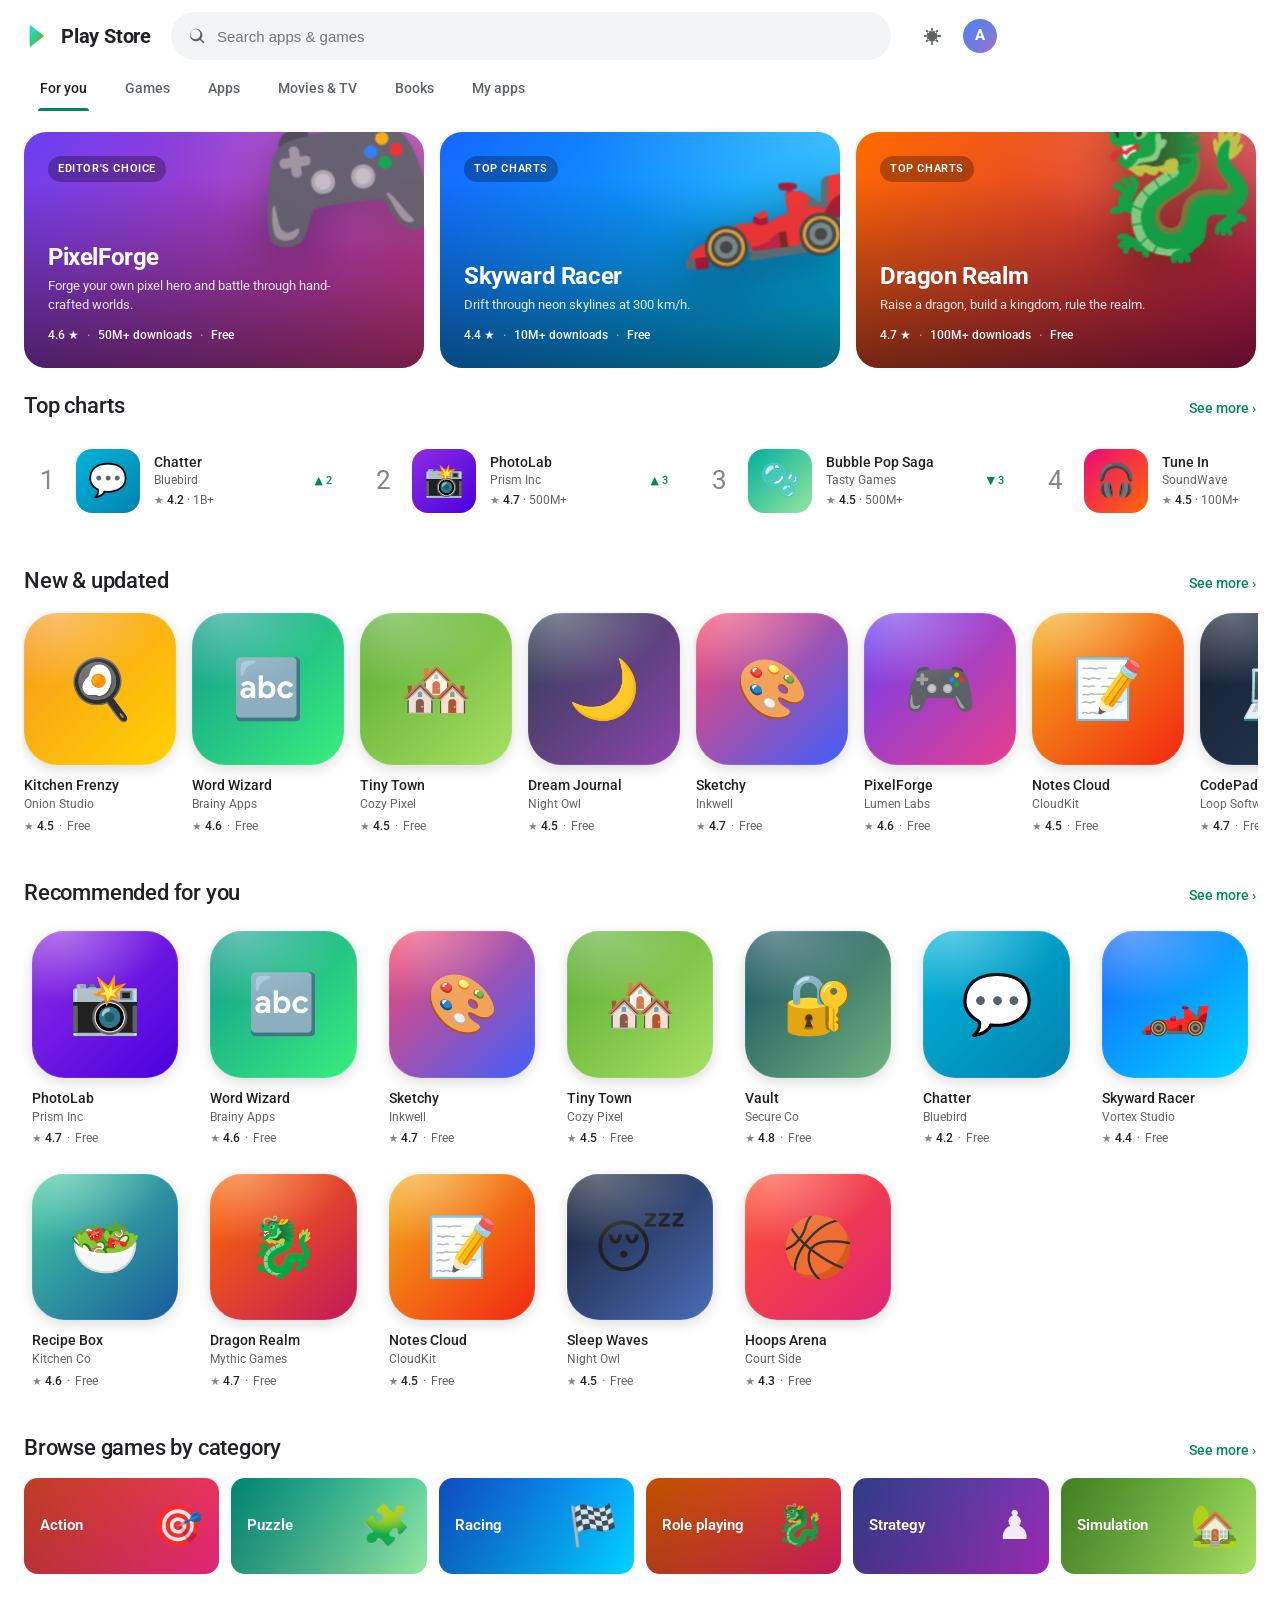
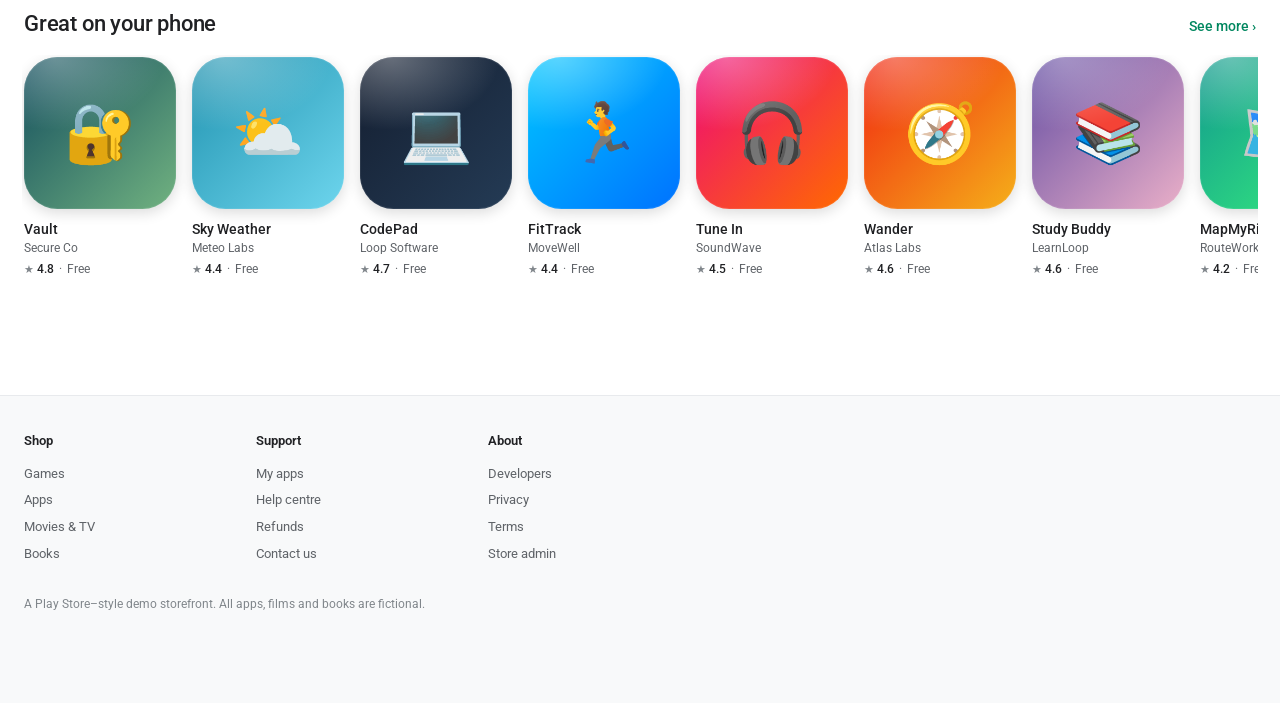
<file: playstore/index.html>
<!doctype html>
<html lang="en" data-theme="light">
<head>
<meta charset="utf-8">
<meta name="viewport" content="width=device-width, initial-scale=1, viewport-fit=cover">
<meta name="theme-color" content="#ffffff" id="theme-color">
<title>Play Store — Apps, Games & more</title>
<link rel="preconnect" href="https://fonts.googleapis.com">
<link rel="preconnect" href="https://fonts.gstatic.com" crossorigin>
<link href="https://fonts.googleapis.com/css2?family=Roboto:wght@400;500;700&family=Google+Sans+Text:wght@400;500&display=swap" rel="stylesheet">
<link rel="stylesheet" href="styles.css">
<link rel="icon" href="data:image/svg+xml,%3Csvg xmlns='http://www.w3.org/2000/svg' viewBox='0 0 48 48'%3E%3Cpath fill='%2300c853' d='M8 6l22 18L8 42z'/%3E%3Cpath fill='%2300b0ff' d='M8 6l15 15-9 9z'/%3E%3Cpath fill='%23ff3d00' d='M8 42l15-15-9-9z'/%3E%3Cpath fill='%23ffc107' d='M30 24L8 6v36z' opacity='.9'/%3E%3C/svg%3E">
</head>
<body>

<header class="topbar" id="topbar">
  <div class="topbar-inner">
    <a class="logo" href="#/home" aria-label="Play Store home">
      <svg viewBox="0 0 48 48" width="28" height="28" aria-hidden="true">
        <defs>
          <linearGradient id="playGrad" x1="0" y1="0" x2="1" y2="1">
            <stop offset="0" stop-color="#00d2ff"/>
            <stop offset=".5" stop-color="#00c853"/>
            <stop offset="1" stop-color="#ff3d00"/>
          </linearGradient>
        </defs>
        <path fill="url(#playGrad)" d="M11 5.6c-.8.4-1.3 1.2-1.3 2.3v32.2c0 1.1.5 1.9 1.3 2.3L34.6 24 11 5.6Z"/>
        <path fill="#ffffff" opacity=".18" d="M11 5.6 34.6 24 11 42.4V5.6Z"/>
      </svg>
      <span>Play Store</span>
    </a>

    <div class="search" id="search">
      <svg class="search-icon" viewBox="0 0 24 24" width="20" height="20" aria-hidden="true"><path fill="currentColor" d="M20.5 19.1 16.9 15.5a7.5 7.5 0 1 0-1.4 1.4l3.6 3.6a1 1 0 0 0 1.4-1.4ZM10 16a6 6 0 1 1 0-12 6 6 0 0 1 0 12Z"/></svg>
      <input id="search-input" type="search" placeholder="Search apps & games" autocomplete="off" spellcheck="false" aria-label="Search apps and games">
      <button class="search-clear" id="search-clear" aria-label="Clear search">✕</button>
      <div class="suggest" id="suggest" hidden></div>
    </div>

    <div class="top-actions">
      <button class="icon-btn" id="theme-btn" title="Toggle theme" aria-label="Toggle theme">
        <svg viewBox="0 0 24 24" width="22" height="22" aria-hidden="true"><path fill="currentColor" d="M12 18a6 6 0 1 0 0-12 6 6 0 0 0 0 12Zm0-15a1 1 0 0 1 1 1v2a1 1 0 1 1-2 0V4a1 1 0 0 1 1-1Zm0 15a1 1 0 0 1 1 1v2a1 1 0 1 1-2 0v-2a1 1 0 0 1 1-1ZM3 12a1 1 0 0 1 1-1h2a1 1 0 1 1 0 2H4a1 1 0 0 1-1-1Zm15 0a1 1 0 0 1 1-1h2a1 1 0 1 1 0 2h-2a1 1 0 0 1-1-1ZM5.6 5.6a1 1 0 0 1 1.4 0L8.4 7a1 1 0 1 1-1.4 1.4L5.6 7a1 1 0 0 1 0-1.4Zm10 10a1 1 0 0 1 1.4 0l1.4 1.4a1 1 0 1 1-1.4 1.4l-1.4-1.4a1 1 0 0 1 0-1.4Zm2.8-10a1 1 0 0 1 0 1.4L17 8.4A1 1 0 1 1 15.6 7l1.4-1.4a1 1 0 0 1 1.4 0Zm-10 10a1 1 0 0 1 0 1.4L7 18.4A1 1 0 1 1 5.6 17L7 15.6a1 1 0 0 1 1.4 0Z"/></svg>
      </button>
      <a class="avatar" href="#/library" title="My library" aria-label="My library">A</a>
    </div>
  </div>

  <nav class="tabs" id="tabs" aria-label="Sections">
    <a href="#/home" data-tab="home">For you</a>
    <a href="#/games" data-tab="games">Games</a>
    <a href="#/apps" data-tab="apps">Apps</a>
    <a href="#/movies" data-tab="movies">Movies &amp; TV</a>
    <a href="#/books" data-tab="books">Books</a>
    <a href="#/library" data-tab="library">My apps</a>
  </nav>
</header>

<main id="view" class="view" tabindex="-1"></main>

<footer class="footer">
  <div class="footer-inner">
    <div class="footer-cols">
      <div>
        <h4>Shop</h4>
        <a href="#/games">Games</a><a href="#/apps">Apps</a><a href="#/movies">Movies &amp; TV</a><a href="#/books">Books</a>
      </div>
      <div>
        <h4>Support</h4>
        <a href="#/library">My apps</a><a href="#/home">Help centre</a><a href="#/home">Refunds</a><a href="#/home">Contact us</a>
      </div>
      <div>
        <h4>About</h4>
        <a href="#/home">Developers</a><a href="#/home">Privacy</a><a href="#/home">Terms</a><a href="#/admin">Store admin</a>
      </div>
    </div>
    <p class="footer-note">A Play Store–style demo storefront. All apps, films and books are fictional.</p>
  </div>
</footer>

<nav class="bottomnav" aria-label="Mobile navigation">
  <a href="#/games" data-tab="games">
    <svg viewBox="0 0 24 24" width="22" height="22" aria-hidden="true"><path fill="currentColor" d="M17 6H7a4 4 0 0 0-4 4v3a4 4 0 0 0 7.2 2.4l.3-.4h3l.3.4A4 4 0 0 0 21 13v-3a4 4 0 0 0-4-4Zm-9 7a1 1 0 0 1-1-1H5.8a1 1 0 0 1 0-2H7V8.8a1 1 0 0 1 2 0V10h1.2a1 1 0 0 1 0 2H9a1 1 0 0 1-1 1Zm8 .2a1.2 1.2 0 1 1 0-2.4 1.2 1.2 0 0 1 0 2.4Zm2-3a1.2 1.2 0 1 1 0-2.4 1.2 1.2 0 0 1 0 2.4Z"/></svg>
    Games
  </a>
  <a href="#/apps" data-tab="apps">
    <svg viewBox="0 0 24 24" width="22" height="22" aria-hidden="true"><path fill="currentColor" d="M4 4h7v7H4V4Zm9 0h7v7h-7V4ZM4 13h7v7H4v-7Zm9 0h7v7h-7v-7Z"/></svg>
    Apps
  </a>
  <a href="#/search" data-tab="search">
    <svg viewBox="0 0 24 24" width="22" height="22" aria-hidden="true"><path fill="currentColor" d="M20.5 19.1 16.9 15.5a7.5 7.5 0 1 0-1.4 1.4l3.6 3.6a1 1 0 0 0 1.4-1.4ZM10 16a6 6 0 1 1 0-12 6 6 0 0 1 0 12Z"/></svg>
    Search
  </a>
  <a href="#/library" data-tab="library">
    <svg viewBox="0 0 24 24" width="22" height="22" aria-hidden="true"><path fill="currentColor" d="M4 4a1 1 0 0 1 1-1h9a3 3 0 0 1 3 3v14.5a.8.8 0 0 1-1.3.6L12 18l-3.7 3.1a.8.8 0 0 1-1.3-.6V4Zm3 1v12.3l2.7-2.2a1 1 0 0 1 1.3 0l2.7 2.2V6a1 1 0 0 0-1-1H7Z"/></svg>
    Library
  </a>
</nav>

<div class="toast" id="toast" role="status" aria-live="polite"></div>

<script src="data.js"></script>
<script src="app.js"></script>
</body>
</html>
</file>
<file: playstore/styles.css>
/* ---------- Design tokens ---------- */
:root {
  --bg: #ffffff;
  --bg-soft: #f8f9fa;
  --bg-strong: #f1f3f4;
  --card: #ffffff;
  --text: #202124;
  --text-soft: #5f6368;
  --text-faint: #80868b;
  --line: #e8eaed;
  --green: #01875f;
  --green-soft: #e6f4ea;
  --blue: #1a73e8;
  --red: #d93025;
  --shadow-1: 0 1px 2px rgba(60, 64, 67, .3), 0 1px 3px 1px rgba(60, 64, 67, .15);
  --shadow-2: 0 4px 12px rgba(60, 64, 67, .18), 0 1px 3px rgba(60, 64, 67, .12);
  --radius: 16px;
  --header-h: 128px;
  --max: 1360px;
  color-scheme: light;
}

[data-theme="dark"] {
  --bg: #131314;
  --bg-soft: #1b1b1c;
  --bg-strong: #262627;
  --card: #1f1f20;
  --text: #e8eaed;
  --text-soft: #a8adb3;
  --text-faint: #8b9096;
  --line: #303134;
  --green: #6ddba8;
  --green-soft: #16342a;
  --blue: #8ab4f8;
  --red: #f28b82;
  --shadow-1: 0 1px 3px rgba(0, 0, 0, .5);
  --shadow-2: 0 6px 18px rgba(0, 0, 0, .55);
  color-scheme: dark;
}

* { box-sizing: border-box; }

html { scroll-behavior: smooth; -webkit-text-size-adjust: 100%; }

body {
  margin: 0;
  background: var(--bg);
  color: var(--text);
  font-family: "Google Sans Text", Roboto, system-ui, -apple-system, "Segoe UI", sans-serif;
  font-size: 14px;
  line-height: 1.45;
  -webkit-font-smoothing: antialiased;
  padding-bottom: 0;
}

a { color: inherit; text-decoration: none; }
button { font: inherit; color: inherit; }
img, svg { display: block; }
::selection { background: rgba(26, 115, 232, .25); }

/* ---------- Top bar ---------- */
.topbar {
  position: sticky;
  top: 0;
  z-index: 60;
  background: var(--bg);
  background: color-mix(in srgb, var(--bg) 88%, transparent);
  backdrop-filter: saturate(180%) blur(14px);
  -webkit-backdrop-filter: saturate(180%) blur(14px);
  border-bottom: 1px solid transparent;
  transition: border-color .2s, background .2s;
}
.topbar.scrolled { border-bottom-color: var(--line); }

.topbar-inner {
  max-width: var(--max);
  margin: 0 auto;
  padding: 12px 24px 8px;
  display: flex;
  align-items: center;
  gap: 20px;
}

.logo {
  display: flex;
  align-items: center;
  gap: 9px;
  font-size: 20px;
  font-weight: 700;
  letter-spacing: -.2px;
  white-space: nowrap;
  flex: 0 0 auto;
}
.logo span { margin-top: 1px; }

.search {
  position: relative;
  flex: 1 1 auto;
  max-width: 720px;
  height: 48px;
  border-radius: 24px;
  background: var(--bg-strong);
  display: flex;
  align-items: center;
  transition: box-shadow .2s, background .2s;
}
.search:focus-within {
  background: var(--bg);
  box-shadow: var(--shadow-1);
}
.search-icon {
  position: absolute;
  left: 16px;
  color: var(--text-soft);
  pointer-events: none;
}
.search input {
  width: 100%;
  height: 100%;
  border: 0;
  outline: 0;
  background: transparent;
  color: var(--text);
  padding: 0 44px 0 46px;
  font-size: 15px;
  border-radius: 24px;
}
.search input::-webkit-search-cancel-button { display: none; }
.search-clear {
  position: absolute;
  right: 14px;
  border: 0;
  background: transparent;
  color: var(--text-soft);
  cursor: pointer;
  font-size: 14px;
  padding: 6px;
  border-radius: 50%;
  display: none;
}
.search.has-value .search-clear { display: block; }
.search-clear:hover { background: var(--bg-strong); }

.suggest {
  position: absolute;
  top: 56px;
  left: 0;
  right: 0;
  background: var(--bg);
  border-radius: 12px;
  box-shadow: var(--shadow-2);
  border: 1px solid var(--line);
  padding: 6px;
  z-index: 80;
  max-height: min(60vh, 460px);
  overflow: auto;
}
.suggest a {
  display: flex;
  align-items: center;
  gap: 12px;
  padding: 9px 10px;
  border-radius: 8px;
}
.suggest a:hover, .suggest a.active { background: var(--bg-soft); }
.suggest .s-icon {
  width: 34px; height: 34px;
  border-radius: 9px;
  display: grid; place-items: center;
  font-size: 18px;
  flex: 0 0 auto;
}
.suggest .s-name { font-weight: 500; }
.suggest .s-sub { font-size: 12px; color: var(--text-soft); }
.suggest .s-kind {
  margin-left: auto;
  font-size: 11px;
  color: var(--text-faint);
  text-transform: uppercase;
  letter-spacing: .4px;
}

.top-actions { display: flex; align-items: center; gap: 6px; flex: 0 0 auto; }
.icon-btn {
  width: 42px; height: 42px;
  display: grid; place-items: center;
  border: 0; border-radius: 50%;
  background: transparent;
  color: var(--text-soft);
  cursor: pointer;
  transition: background .15s;
}
.icon-btn:hover { background: var(--bg-strong); }
.avatar {
  width: 34px; height: 34px;
  border-radius: 50%;
  background: linear-gradient(135deg, #4285f4, #9b72cb);
  color: #fff;
  font-size: 15px;
  font-weight: 700;
  display: grid; place-items: center;
  margin-left: 4px;
  box-shadow: 0 0 0 3px var(--bg);
  transition: transform .15s;
}
.avatar:hover { transform: scale(1.06); }

.tabs {
  max-width: var(--max);
  margin: 0 auto;
  padding: 0 24px;
  display: flex;
  gap: 6px;
  overflow-x: auto;
  scrollbar-width: none;
}
.tabs::-webkit-scrollbar { display: none; }
.tabs a {
  position: relative;
  padding: 10px 16px 13px;
  color: var(--text-soft);
  font-size: 14px;
  font-weight: 500;
  white-space: nowrap;
  border-radius: 8px 8px 0 0;
  transition: color .15s, background .15s;
}
.tabs a:hover { color: var(--text); background: var(--bg-soft); }
.tabs a.active { color: var(--text); }
.tabs a.active::after {
  content: "";
  position: absolute;
  left: 14px; right: 14px; bottom: 0;
  height: 3px;
  border-radius: 3px 3px 0 0;
  background: var(--green);
}

/* ---------- Layout ---------- */
.view {
  max-width: var(--max);
  margin: 0 auto;
  padding: 8px 24px 72px;
  outline: none;
  animation: pageIn .35s cubic-bezier(.2, .7, .3, 1);
}
@keyframes pageIn {
  from { opacity: 0; transform: translateY(6px); }
  to { opacity: 1; transform: none; }
}

section { margin: 0 0 12px; }
.sec-head {
  display: flex;
  align-items: baseline;
  justify-content: space-between;
  gap: 16px;
  padding: 22px 0 12px;
}
.sec-head h2 {
  margin: 0;
  font-size: 22px;
  font-weight: 500;
  letter-spacing: -.2px;
}
.sec-head .see-all {
  color: var(--green);
  font-weight: 500;
  font-size: 14px;
  white-space: nowrap;
  border-radius: 20px;
  padding: 6px 12px;
  margin-right: -12px;
}
.sec-head .see-all:hover { background: var(--green-soft); }

/* ---------- Hero ---------- */
.hero-row {
  display: grid;
  grid-template-columns: repeat(3, 1fr);
  gap: 16px;
  padding-top: 12px;
}
.hero-card {
  position: relative;
  min-height: 236px;
  border-radius: 22px;
  overflow: hidden;
  padding: 24px;
  color: #fff;
  display: flex;
  flex-direction: column;
  justify-content: flex-end;
  isolation: isolate;
  transition: transform .25s cubic-bezier(.2, .7, .3, 1), box-shadow .25s;
}
.hero-card:hover { transform: translateY(-3px); box-shadow: var(--shadow-2); }
.hero-card::before {
  content: "";
  position: absolute;
  inset: 0;
  background: radial-gradient(120% 100% at 100% 0%, rgba(255,255,255,.22), transparent 55%),
              linear-gradient(180deg, transparent 20%, rgba(0,0,0,.5) 100%);
  z-index: -1;
}
.hero-glyph {
  position: absolute;
  right: -14px;
  top: -26px;
  font-size: 150px;
  line-height: 1;
  opacity: .9;
  transform: rotate(-8deg);
  filter: drop-shadow(0 12px 24px rgba(0,0,0,.35));
  z-index: -1;
}
.hero-badge {
  align-self: flex-start;
  font-size: 11px;
  font-weight: 600;
  letter-spacing: .6px;
  text-transform: uppercase;
  background: rgba(0,0,0,.28);
  padding: 5px 10px;
  border-radius: 20px;
  margin-bottom: auto;
  backdrop-filter: blur(4px);
}
.hero-card h3 {
  margin: 16px 0 2px;
  font-size: 24px;
  font-weight: 700;
  letter-spacing: -.4px;
}
.hero-card p {
  margin: 0;
  font-size: 13px;
  opacity: .85;
  max-width: 88%;
}
.hero-meta {
  display: flex;
  align-items: center;
  gap: 8px;
  margin-top: 12px;
  font-size: 12px;
  font-weight: 500;
  opacity: .95;
}
.hero-meta .dot { opacity: .6; }

/* ---------- Rows & cards ---------- */
.row-wrap { position: relative; }
.row {
  display: flex;
  gap: 16px;
  overflow-x: auto;
  scroll-snap-type: x mandatory;
  scroll-behavior: smooth;
  padding: 2px 2px 8px;
  margin: 0 -2px;
  scrollbar-width: none;
}
.row::-webkit-scrollbar { display: none; }

.row-arrow {
  position: absolute;
  top: 50%;
  transform: translateY(-50%);
  width: 40px; height: 40px;
  border-radius: 50%;
  border: 1px solid var(--line);
  background: var(--bg);
  color: var(--text-soft);
  box-shadow: var(--shadow-1);
  display: grid; place-items: center;
  cursor: pointer;
  z-index: 5;
  font-size: 20px;
  line-height: 1;
  opacity: 0;
  pointer-events: none;
  transition: opacity .2s, background .15s;
}
.row-wrap:hover .row-arrow { opacity: 1; pointer-events: auto; }
.row-arrow:hover { background: var(--bg-soft); color: var(--text); }
.row-arrow[data-dir="left"] { left: -16px; }
.row-arrow[data-dir="right"] { right: -16px; }

.app-card {
  flex: 0 0 auto;
  width: 168px;
  scroll-snap-align: start;
  border-radius: 14px;
  padding: 8px;
  margin: -8px;
  transition: background .15s;
}
.app-card:hover { background: var(--bg-soft); }
.app-card .icon {
  width: 100%;
  aspect-ratio: 1;
  border-radius: 22%;
  display: grid;
  place-items: center;
  font-size: 58px;
  margin-bottom: 10px;
  box-shadow: inset 0 0 0 1px rgba(255,255,255,.08), 0 4px 14px rgba(0,0,0,.14);
  transition: transform .2s cubic-bezier(.2,.7,.3,1);
  position: relative;
  overflow: hidden;
}
.app-card:hover .icon { transform: scale(1.035); }
.app-card .icon::after {
  content: "";
  position: absolute;
  inset: 0;
  background: radial-gradient(120% 80% at 20% 0%, rgba(255,255,255,.35), transparent 60%);
  pointer-events: none;
}
.app-card .name {
  font-size: 14px;
  font-weight: 500;
  white-space: nowrap;
  overflow: hidden;
  text-overflow: ellipsis;
}
.app-card .dev {
  font-size: 12px;
  color: var(--text-soft);
  white-space: nowrap;
  overflow: hidden;
  text-overflow: ellipsis;
  margin-top: 1px;
}
.app-card .meta {
  display: flex;
  align-items: center;
  gap: 5px;
  font-size: 12px;
  color: var(--text-soft);
  margin-top: 4px;
}
.star { color: var(--text-soft); }
.star b { color: var(--text); font-weight: 500; }
.star::before { content: "★"; color: var(--text-faint); margin-right: 3px; font-size: 11px; }

/* chart cards */
.chart-card {
  flex: 0 0 auto;
  width: 320px;
  display: flex;
  align-items: center;
  gap: 14px;
  padding: 10px;
  border-radius: 16px;
  scroll-snap-align: start;
  transition: background .15s;
}
.chart-card:hover { background: var(--bg-soft); }
.chart-rank {
  font-size: 26px;
  font-weight: 400;
  color: var(--text-faint);
  width: 30px;
  text-align: center;
  font-variant-numeric: tabular-nums;
}
.chart-card .icon {
  width: 64px; height: 64px;
  border-radius: 16px;
  display: grid; place-items: center;
  font-size: 32px;
  flex: 0 0 auto;
}
.chart-body { min-width: 0; flex: 1; }
.chart-body .name { font-weight: 500; font-size: 14px; white-space: nowrap; overflow: hidden; text-overflow: ellipsis; }
.chart-body .dev { font-size: 12px; color: var(--text-soft); white-space: nowrap; overflow: hidden; text-overflow: ellipsis; }
.chart-body .meta { font-size: 12px; color: var(--text-soft); margin-top: 3px; }
.chart-move { font-size: 11px; color: var(--green); font-weight: 500; }

/* grid */
.grid {
  display: grid;
  grid-template-columns: repeat(auto-fill, minmax(158px, 1fr));
  gap: 10px 16px;
}
.grid .app-card { width: auto; margin: 0; padding: 8px; }

/* chips */
.chip-row {
  display: flex;
  gap: 10px;
  overflow-x: auto;
  padding: 10px 0 6px;
  scrollbar-width: none;
}
.chip-row::-webkit-scrollbar { display: none; }
.chip {
  flex: 0 0 auto;
  display: inline-flex;
  align-items: center;
  padding: 8px 16px;
  border-radius: 20px;
  border: 1px solid var(--line);
  background: transparent;
  color: var(--text-soft);
  font-size: 13px;
  font-weight: 500;
  cursor: pointer;
  transition: all .15s;
  white-space: nowrap;
}
.chip:hover { background: var(--bg-soft); color: var(--text); }
.chip.active {
  background: var(--green-soft);
  border-color: transparent;
  color: var(--green);
}

/* category tiles */
.cat-grid {
  display: grid;
  grid-template-columns: repeat(auto-fill, minmax(180px, 1fr));
  gap: 12px;
}
.cat-tile {
  position: relative;
  height: 96px;
  border-radius: 14px;
  overflow: hidden;
  padding: 16px;
  display: flex;
  align-items: center;
  justify-content: space-between;
  color: #fff;
  font-weight: 600;
  font-size: 15px;
  isolation: isolate;
}
.cat-tile span { max-width: 60%; }
.cat-tile i { font-style: normal; font-size: 40px; opacity: .9; }
.cat-tile::after {
  content: "";
  position: absolute; inset: 0;
  background: linear-gradient(90deg, rgba(0,0,0,.25), transparent);
  z-index: -1;
}
.cat-tile:hover { filter: brightness(1.08); }

/* ---------- Detail page ---------- */
.back {
  display: inline-flex;
  align-items: center;
  gap: 8px;
  font-weight: 500;
  color: var(--text-soft);
  padding: 10px 14px 10px 10px;
  border-radius: 20px;
  margin: 6px 0 2px -10px;
}
.back:hover { background: var(--bg-soft); color: var(--text); }
.back svg { width: 20px; height: 20px; }

.detail-head {
  display: grid;
  grid-template-columns: 128px 1fr;
  gap: 28px;
  padding: 12px 0 8px;
  align-items: start;
}
.detail-icon {
  width: 128px; height: 128px;
  border-radius: 28px;
  display: grid; place-items: center;
  font-size: 64px;
  box-shadow: var(--shadow-1);
  position: relative;
  overflow: hidden;
}
.detail-icon::after {
  content: "";
  position: absolute; inset: 0;
  background: radial-gradient(130% 80% at 15% 0%, rgba(255,255,255,.35), transparent 60%);
}
.detail-title h1 {
  margin: 0;
  font-size: 30px;
  font-weight: 500;
  letter-spacing: -.4px;
  line-height: 1.15;
}
.detail-sub {
  color: var(--green);
  font-weight: 500;
  font-size: 14px;
  margin-top: 4px;
}
.detail-tagline {
  color: var(--text-soft);
  margin-top: 8px;
  max-width: 640px;
}
.detail-stats {
  display: flex;
  align-items: stretch;
  gap: 0;
  margin-top: 18px;
  max-width: 660px;
}
.stat {
  flex: 1;
  display: flex;
  flex-direction: column;
  align-items: center;
  justify-content: center;
  padding: 0 18px;
  border-left: 1px solid var(--line);
  text-align: center;
}
.stat:first-child { border-left: 0; padding-left: 0; align-items: flex-start; text-align: left; }
.stat .big {
  font-size: 16px;
  font-weight: 600;
  display: flex;
  align-items: center;
  gap: 4px;
  white-space: nowrap;
}
.stat .big svg { width: 14px; height: 14px; }
.stat .small {
  font-size: 11px;
  color: var(--text-faint);
  margin-top: 2px;
  display: flex;
  align-items: center;
  gap: 3px;
  white-space: nowrap;
}

.install-wrap { margin-top: 18px; display: flex; align-items: center; gap: 14px; flex-wrap: wrap; }
.install-btn {
  position: relative;
  overflow: hidden;
  min-width: 190px;
  height: 44px;
  border-radius: 8px;
  border: 0;
  background: var(--green);
  color: #fff;
  font-weight: 600;
  font-size: 15px;
  cursor: pointer;
  padding: 0 22px;
  transition: filter .15s, transform .1s;
}
[data-theme="dark"] .install-btn { background: #0f5c3f; color: #9ff0c7; }
.install-btn:hover { filter: brightness(1.06); }
.install-btn:active { transform: scale(.985); }
.install-btn.installed {
  background: transparent;
  color: var(--green);
  border: 1px solid var(--line);
}
.install-btn.installed:hover { background: var(--bg-soft); }
.install-btn .progress {
  position: absolute;
  left: 0; bottom: 0;
  height: 100%;
  width: 0%;
  background: rgba(255,255,255,.22);
  transition: width .25s linear;
}
.install-btn > span { position: relative; z-index: 1; }
.install-note { font-size: 12px; color: var(--text-faint); display: flex; gap: 6px; align-items: center; }
.install-note b { font-weight: 500; color: var(--text-soft); }

.shots {
  display: flex;
  gap: 12px;
  overflow-x: auto;
  padding: 6px 2px 14px;
  scrollbar-width: none;
  scroll-snap-type: x mandatory;
}
.shots::-webkit-scrollbar { display: none; }
.shot {
  position: relative;
  flex: 0 0 auto;
  width: 190px;
  aspect-ratio: 9 / 16;
  border-radius: 14px;
  overflow: hidden;
  scroll-snap-align: start;
  border: 1px solid var(--line);
}
.shot-inner {
  position: absolute;
  inset: 10px -22% 0 10px;
  border-radius: 16px 0 0 0;
  background: rgba(255,255,255,.94);
  padding: 14px 14px 0;
  display: flex;
  flex-direction: column;
  gap: 8px;
  transform: rotate(-3deg);
  transform-origin: bottom left;
  box-shadow: -6px 6px 18px rgba(0,0,0,.18);
}
[data-theme="dark"] .shot-inner { background: rgba(255,255,255,.9); }
.shot-glyph { font-size: 34px; line-height: 1; }
.shot-line { height: 8px; border-radius: 4px; background: rgba(0,0,0,.14); }
.shot-line.w60 { width: 60%; }
.shot-line.w80 { width: 80%; }
.shot-line.w40 { width: 40%; background: rgba(0,0,0,.28); }
.shot-chips { display: flex; gap: 6px; margin-top: 2px; }
.shot-chips i { display: block; width: 34px; height: 34px; border-radius: 8px; background: rgba(0,0,0,.09); }
.shot-bars { display: flex; align-items: flex-end; gap: 5px; height: 52px; margin-top: auto; padding-bottom: 12px; }
.shot-bars i { flex: 1; background: currentColor; border-radius: 3px 3px 0 0; opacity: .75; }

.detail-cols {
  display: grid;
  grid-template-columns: 1.55fr 1fr;
  gap: 48px;
  margin-top: 16px;
}
.block-title {
  display: flex;
  align-items: center;
  justify-content: space-between;
  gap: 12px;
  margin: 26px 0 14px;
}
.block-title h2 { font-size: 20px; font-weight: 500; margin: 0; }
.block-title a { color: var(--green); font-weight: 500; font-size: 13px; }
.about-text { color: var(--text-soft); font-size: 14px; line-height: 1.6; white-space: pre-line; }
.about-text.clamp { display: -webkit-box; -webkit-line-clamp: 5; -webkit-box-orient: vertical; overflow: hidden; }
.read-more {
  color: var(--green);
  font-weight: 500;
  border: 0;
  background: none;
  padding: 6px 0;
  cursor: pointer;
}
.tags { display: flex; gap: 8px; flex-wrap: wrap; margin-top: 14px; }
.tag {
  font-size: 12px;
  color: var(--text-soft);
  border: 1px solid var(--line);
  padding: 6px 12px;
  border-radius: 8px;
}

.ratings-card {
  background: var(--bg-soft);
  border-radius: 14px;
  padding: 18px;
  margin: 6px 0 4px;
  display: grid;
  grid-template-columns: auto 1fr;
  gap: 20px;
  align-items: center;
}
.big-score { text-align: center; min-width: 76px; }
.big-score .n { font-size: 42px; font-weight: 400; line-height: 1; letter-spacing: -1px; }
.big-score .stars { color: var(--text-faint); font-size: 12px; letter-spacing: 2px; margin-top: 4px; }
.big-score .count { font-size: 11px; color: var(--text-faint); margin-top: 3px; }
.bars { display: flex; flex-direction: column; gap: 4px; }
.bar-row { display: flex; align-items: center; gap: 10px; font-size: 12px; color: var(--text-soft); }
.bar-track { flex: 1; height: 8px; border-radius: 4px; background: var(--line); overflow: hidden; }
.bar-fill { height: 100%; border-radius: 4px; background: var(--green); }

.reviews { display: grid; gap: 10px; }
.review {
  padding: 16px 18px;
  border-radius: 14px;
  background: var(--bg-soft);
}
.review-head {
  display: flex;
  align-items: center;
  gap: 10px;
  margin-bottom: 8px;
}
.review-avatar {
  width: 34px; height: 34px;
  border-radius: 50%;
  color: #fff;
  display: grid; place-items: center;
  font-weight: 600;
  font-size: 14px;
  flex: 0 0 auto;
}
.review-name { font-weight: 500; font-size: 13px; }
.review-stars { color: var(--text-soft); font-size: 11px; letter-spacing: 1px; }
.review-stars b { color: var(--text); font-size: 12px; margin-right: 4px; }
.review p { margin: 0; color: var(--text-soft); font-size: 13px; line-height: 1.55; }
.review-foot { display: flex; gap: 16px; margin-top: 10px; color: var(--text-faint); font-size: 11px; }
.review-foot button { border: 0; background: none; color: var(--text-faint); font-size: 11px; cursor: pointer; padding: 0; }
.review-foot button:hover { color: var(--text); }

.info-list { display: grid; gap: 18px; margin-top: 4px; }
.info-item .k { font-size: 12px; color: var(--text-faint); margin-bottom: 4px; }
.info-item .v { font-size: 14px; color: var(--text-soft); }
.safety {
  margin-top: 28px;
  padding-top: 20px;
  border-top: 1px solid var(--line);
}
.safety h3 { font-size: 15px; font-weight: 500; margin: 0 0 8px; }
.safety p { margin: 0; color: var(--text-soft); font-size: 13px; }
.safety a { color: var(--blue); display: inline-block; margin-top: 8px; font-size: 13px; }

/* ---------- Poster rows (movies / books) ---------- */
.poster-card {
  flex: 0 0 auto;
  width: 172px;
  scroll-snap-align: start;
  border-radius: 14px;
  padding: 8px;
  margin: -8px;
  transition: background .15s;
}
.poster-card:hover { background: var(--bg-soft); }
.poster {
  position: relative;
  width: 100%;
  aspect-ratio: 2 / 3;
  border-radius: 10px;
  overflow: hidden;
  display: flex;
  flex-direction: column;
  justify-content: space-between;
  padding: 14px;
  color: #fff;
  isolation: isolate;
  box-shadow: var(--shadow-1);
}
.poster::after {
  content: "";
  position: absolute; inset: 0;
  background: linear-gradient(180deg, rgba(0,0,0,.15), rgba(0,0,0,.65));
  z-index: -1;
}
.poster .p-glyph { font-size: 40px; align-self: flex-end; opacity: .95; }
.poster .p-title { font-size: 16px; font-weight: 700; line-height: 1.2; letter-spacing: -.2px; }
.poster .p-sub { font-size: 11px; opacity: .8; margin-top: 2px; }
.poster-card .name { font-size: 13px; font-weight: 500; margin-top: 8px; white-space: nowrap; overflow: hidden; text-overflow: ellipsis; }
.poster-card .meta { font-size: 12px; color: var(--text-soft); }
.poster-play {
  position: absolute;
  left: 14px; bottom: 14px;
  width: 30px; height: 30px;
  border-radius: 50%;
  background: rgba(255,255,255,.22);
  backdrop-filter: blur(6px);
  display: grid; place-items: center;
  font-size: 11px;
  opacity: 0;
  transition: opacity .2s;
}
.poster-card:hover .poster-play { opacity: 1; }

/* book cards */
.book-card {
  flex: 0 0 auto;
  width: 150px;
  scroll-snap-align: start;
}
.book {
  position: relative;
  width: 100%;
  aspect-ratio: 2 / 3;
  border-radius: 4px 10px 10px 4px;
  overflow: hidden;
  padding: 14px 12px 14px 18px;
  color: #fff;
  display: flex;
  flex-direction: column;
  justify-content: space-between;
  box-shadow: var(--shadow-1);
  isolation: isolate;
}
.book::before {
  content: "";
  position: absolute;
  inset: 0 auto 0 0;
  width: 6px;
  background: rgba(255,255,255,.18);
}
.book::after {
  content: "";
  position: absolute; inset: 0;
  background: linear-gradient(160deg, transparent 30%, rgba(0,0,0,.45));
  z-index: -1;
}
.book .b-glyph { font-size: 26px; align-self: flex-end; }
.book .b-title { font-size: 14px; font-weight: 700; line-height: 1.25; }
.book .b-author { font-size: 10px; opacity: .8; margin-top: 4px; }
.book-card .name { font-size: 13px; font-weight: 500; margin-top: 7px; }
.book-card .meta { font-size: 12px; color: var(--text-soft); }

/* ---------- Library / empty states ---------- */
.page-title { padding: 20px 0 4px; }
.page-title h1 { margin: 0; font-size: 30px; font-weight: 500; letter-spacing: -.5px; }
.page-title p { margin: 6px 0 0; color: var(--text-soft); }

.lib-list { display: grid; gap: 2px; margin-top: 16px; }
.lib-row {
  display: flex;
  align-items: center;
  gap: 16px;
  padding: 12px;
  border-radius: 14px;
  transition: background .15s;
}
.lib-row:hover { background: var(--bg-soft); }
.lib-row .icon {
  width: 56px; height: 56px;
  border-radius: 14px;
  display: grid; place-items: center;
  font-size: 28px;
  flex: 0 0 auto;
}
.lib-body { flex: 1; min-width: 0; }
.lib-body .name { font-weight: 500; }
.lib-body .sub { font-size: 12px; color: var(--text-soft); }
.lib-actions { display: flex; gap: 8px; }
.btn-sm {
  height: 34px;
  padding: 0 18px;
  border-radius: 18px;
  border: 1px solid var(--line);
  background: transparent;
  font-weight: 500;
  font-size: 13px;
  cursor: pointer;
  white-space: nowrap;
}
.btn-sm:hover { background: var(--bg-soft); }
.btn-sm.primary { background: var(--green); border-color: transparent; color: #fff; }
[data-theme="dark"] .btn-sm.primary { background: #0f5c3f; color: #9ff0c7; }

.empty {
  text-align: center;
  padding: 60px 20px;
  color: var(--text-soft);
}
.empty .e-icon { font-size: 54px; margin-bottom: 12px; }
.empty h3 { margin: 0 0 6px; color: var(--text); font-weight: 500; font-size: 20px; }
.empty p { margin: 0 0 18px; }

/* ---------- Admin ---------- */
.admin-title {
  display: flex;
  align-items: flex-end;
  justify-content: space-between;
  gap: 20px;
  flex-wrap: wrap;
  padding: 22px 0 4px;
}
.admin-title h1 {
  margin: 6px 0 0;
  font-size: 30px;
  font-weight: 500;
  letter-spacing: -.5px;
}
.admin-title p {
  margin: 6px 0 0;
  color: var(--text-soft);
  max-width: 620px;
}
.admin-eyebrow {
  font-size: 11px;
  font-weight: 700;
  letter-spacing: 1.2px;
  text-transform: uppercase;
  color: var(--green);
}
.admin-title .btn-sm { margin-bottom: 4px; }

.admin-stats {
  display: grid;
  grid-template-columns: repeat(4, 1fr);
  gap: 12px;
  margin: 20px 0 22px;
}
.admin-stat {
  background: var(--bg-soft);
  border: 1px solid var(--line);
  border-radius: 14px;
  padding: 16px 18px;
}
.admin-stat .n {
  font-size: 27px;
  font-weight: 600;
  letter-spacing: -.6px;
  font-variant-numeric: tabular-nums;
}
.admin-stat .l {
  font-size: 12px;
  color: var(--text-soft);
  margin-top: 1px;
}

.admin-toolbar {
  display: flex;
  align-items: center;
  gap: 10px;
  flex-wrap: wrap;
  margin-bottom: 14px;
}
.admin-search {
  position: relative;
  flex: 1 1 280px;
}
.admin-search svg {
  position: absolute;
  left: 13px;
  top: 50%;
  transform: translateY(-50%);
  color: var(--text-faint);
  pointer-events: none;
}
.admin-search input {
  width: 100%;
  height: 42px;
  border: 1px solid var(--line);
  border-radius: 12px;
  background: var(--bg);
  color: var(--text);
  font: inherit;
  font-size: 14px;
  padding: 0 14px 0 40px;
  outline: none;
  transition: border-color .15s, box-shadow .15s;
}
.admin-search input:focus {
  border-color: var(--green);
  box-shadow: 0 0 0 3px var(--green-soft);
}
.admin-toolbar select {
  height: 42px;
  border: 1px solid var(--line);
  border-radius: 12px;
  background: var(--bg);
  color: var(--text);
  font: inherit;
  font-size: 14px;
  padding: 0 12px;
  outline: none;
}
.admin-count {
  font-size: 12px;
  color: var(--text-faint);
  white-space: nowrap;
}
.admin-toolbar .btn-sm {
  height: 42px;
  border-radius: 12px;
  padding: 0 18px;
}
.admin-add { margin-left: auto; }

.admin-list {
  border: 1px solid var(--line);
  border-radius: 16px;
  overflow: hidden;
  background: var(--card);
}
.admin-row {
  display: grid;
  grid-template-columns: 46px minmax(0, 1.5fr) 88px 92px minmax(0, .9fr) auto;
  align-items: center;
  gap: 14px;
  padding: 12px 16px;
  border-top: 1px solid var(--line);
}
.admin-row:first-child { border-top: 0; }
.admin-row:hover { background: var(--bg-soft); }
.a-icon {
  width: 46px;
  height: 46px;
  border-radius: 12px;
  display: grid;
  place-items: center;
  font-size: 23px;
  line-height: 1;
}
.a-main { min-width: 0; }
.a-name {
  font-weight: 500;
  font-size: 14px;
  display: flex;
  align-items: center;
  gap: 8px;
  flex-wrap: wrap;
}
.a-badge {
  font-size: 10px;
  font-weight: 600;
  letter-spacing: .2px;
  padding: 2px 7px;
  border-radius: 20px;
  background: var(--green-soft);
  color: var(--green);
  white-space: nowrap;
}
.a-sub {
  font-size: 12px;
  color: var(--text-soft);
  margin-top: 2px;
  white-space: nowrap;
  overflow: hidden;
  text-overflow: ellipsis;
}
.a-cell {
  font-size: 12.5px;
  color: var(--text-soft);
  font-variant-numeric: tabular-nums;
  white-space: nowrap;
  overflow: hidden;
  text-overflow: ellipsis;
}
.a-cell .a-label { display: none; }
.a-actions {
  display: flex;
  align-items: center;
  gap: 6px;
  justify-content: flex-end;
}
.a-confirm {
  font-size: 12px;
  font-weight: 600;
  color: var(--red);
  white-space: nowrap;
}
.admin-btn {
  border: 1px solid var(--line);
  background: transparent;
  border-radius: 8px;
  padding: 7px 12px;
  font: inherit;
  font-size: 12.5px;
  font-weight: 500;
  color: var(--text);
  cursor: pointer;
  white-space: nowrap;
  transition: background .15s, border-color .15s;
}
.admin-btn:hover { background: var(--bg-strong); }
.admin-btn.danger { color: var(--red); }
.admin-btn.danger:hover { background: color-mix(in srgb, var(--red) 10%, transparent); }

.admin-empty {
  text-align: center;
  padding: 54px 20px;
  color: var(--text-soft);
}
.admin-empty .e-icon { font-size: 42px; margin-bottom: 8px; }
.admin-empty h3 { margin: 0 0 4px; color: var(--text); font-weight: 500; font-size: 18px; }
.admin-empty p { margin: 0; font-size: 13px; }

.admin-danger {
  margin-top: 32px;
  border: 1px solid color-mix(in srgb, var(--red) 30%, var(--line));
  border-radius: 16px;
  padding: 20px 22px;
  background: color-mix(in srgb, var(--red) 4%, transparent);
}
.admin-danger h3 { margin: 0 0 4px; font-size: 15px; font-weight: 500; color: var(--red); }
.admin-danger p { margin: 0; font-size: 13px; color: var(--text-soft); }
.admin-danger-actions { display: flex; gap: 10px; flex-wrap: wrap; margin-top: 14px; }
.btn-sm.danger { color: var(--red); border-color: color-mix(in srgb, var(--red) 35%, var(--line)); }
.btn-sm.danger:hover { background: color-mix(in srgb, var(--red) 8%, transparent); }
.admin-note { font-size: 12px; color: var(--text-faint); margin: 18px 0 0; }
.admin-link { color: var(--green); font-weight: 500; }
.admin-link:hover { text-decoration: underline; }

/* modal */
body.no-scroll { overflow: hidden; }
.admin-modal {
  position: fixed;
  inset: 0;
  z-index: 300;
  background: rgba(0, 0, 0, .5);
  backdrop-filter: blur(2px);
  -webkit-backdrop-filter: blur(2px);
  display: flex;
  align-items: center;
  justify-content: center;
  padding: 24px;
  animation: adminFade .16s ease;
}
@keyframes adminFade { from { opacity: 0; } to { opacity: 1; } }
.admin-panel {
  width: min(780px, 100%);
  max-height: 90vh;
  overflow-y: auto;
  background: var(--bg);
  border-radius: 18px;
  box-shadow: 0 24px 70px rgba(0, 0, 0, .4);
  animation: adminPop .2s cubic-bezier(.2, .8, .3, 1);
}
@keyframes adminPop {
  from { opacity: 0; transform: translateY(14px) scale(.985); }
  to { opacity: 1; transform: none; }
}
.admin-panel-head {
  position: sticky;
  top: 0;
  z-index: 2;
  display: flex;
  align-items: center;
  justify-content: space-between;
  gap: 16px;
  padding: 18px 22px;
  background: var(--bg);
  border-bottom: 1px solid var(--line);
}
.admin-panel-head h2 { margin: 0; font-size: 19px; font-weight: 500; letter-spacing: -.2px; }

.form-preview {
  display: flex;
  align-items: center;
  gap: 14px;
  padding: 18px 22px 2px;
}
.pv-icon {
  width: 58px;
  height: 58px;
  border-radius: 15px;
  display: grid;
  place-items: center;
  font-size: 29px;
  box-shadow: inset 0 0 0 1px rgba(255,255,255,.08);
  flex: 0 0 auto;
}
.pv-name { font-weight: 600; font-size: 15px; }
.pv-sub { font-size: 12px; color: var(--text-soft); margin-top: 1px; }

.form-grid {
  display: grid;
  grid-template-columns: 1fr 1fr;
  gap: 14px 16px;
  padding: 16px 22px 20px;
}
.form-grid label {
  display: flex;
  flex-direction: column;
  gap: 6px;
  font-size: 12px;
  font-weight: 500;
  color: var(--text-soft);
}
.form-grid label.wide { grid-column: 1 / -1; }
.form-grid label.check {
  flex-direction: row;
  align-items: center;
  gap: 8px;
  font-size: 13px;
  color: var(--text);
  align-self: end;
  padding-bottom: 10px;
}
.form-grid input[type="text"],
.form-grid input[type="number"],
.form-grid select,
.form-grid textarea {
  width: 100%;
  border: 1px solid var(--line);
  border-radius: 10px;
  background: var(--bg-soft);
  color: var(--text);
  font: inherit;
  font-size: 14px;
  padding: 10px 12px;
  outline: none;
  transition: border-color .15s, box-shadow .15s, background .15s;
}
.form-grid textarea { resize: vertical; min-height: 110px; line-height: 1.5; }
.form-grid input:focus,
.form-grid select:focus,
.form-grid textarea:focus {
  border-color: var(--green);
  background: var(--bg);
  box-shadow: 0 0 0 3px var(--green-soft);
}
.form-grid input[type="color"] {
  width: 100%;
  height: 40px;
  border: 1px solid var(--line);
  border-radius: 10px;
  background: var(--bg-soft);
  padding: 4px;
  cursor: pointer;
}
.form-grid input[type="checkbox"] {
  width: 18px;
  height: 18px;
  accent-color: var(--green);
  cursor: pointer;
}
.admin-panel-foot {
  position: sticky;
  bottom: 0;
  z-index: 2;
  display: flex;
  align-items: center;
  justify-content: flex-end;
  gap: 10px;
  padding: 14px 22px;
  background: var(--bg);
  border-top: 1px solid var(--line);
}
.admin-panel-foot .btn-sm { height: 38px; padding: 0 20px; border-radius: 10px; }
.form-error { margin-right: auto; color: var(--red); font-size: 12px; }

/* ---------- Footer / bottom nav ---------- */
.footer { border-top: 1px solid var(--line); margin-top: 24px; background: var(--bg-soft); }
.footer-inner { max-width: var(--max); margin: 0 auto; padding: 36px 24px 90px; }
.footer-cols { display: grid; grid-template-columns: repeat(3, minmax(0, 200px)); gap: 32px; }
.footer h4 { margin: 0 0 10px; font-size: 13px; font-weight: 600; }
.footer a { display: block; color: var(--text-soft); font-size: 13px; padding: 4px 0; }
.footer a:hover { color: var(--text); }
.footer-note { color: var(--text-faint); font-size: 12px; margin: 28px 0 0; }

.bottomnav { display: none; }

/* ---------- Toast ---------- */
.toast {
  position: fixed;
  left: 50%;
  bottom: 92px;
  transform: translate(-50%, 20px);
  background: var(--text);
  color: var(--bg);
  padding: 12px 20px;
  border-radius: 10px;
  font-size: 13px;
  font-weight: 500;
  box-shadow: var(--shadow-2);
  opacity: 0;
  pointer-events: none;
  transition: opacity .2s, transform .2s;
  z-index: 200;
  max-width: calc(100vw - 32px);
  text-align: center;
}
.toast.show { opacity: 1; transform: translate(-50%, 0); }

/* ---------- Responsive ---------- */
@media (min-width: 900px) {
  .mobile-only { display: none !important; }
}

@media (max-width: 1100px) {
  .detail-cols { grid-template-columns: 1fr; gap: 8px; }
  .hero-row { grid-template-columns: repeat(2, 1fr); }
  .hero-card:nth-child(3) { display: none; }
}

@media (max-width: 899px) {
  .topbar-inner { padding: 10px 14px 6px; gap: 10px; }
  .logo span { display: none; }
  .search { height: 44px; }
  .search input { font-size: 14px; }
  .tabs { display: none; }
  .view { padding: 4px 14px 96px; }
  .hero-row {
    display: flex;
    overflow-x: auto;
    scroll-snap-type: x mandatory;
    gap: 12px;
    margin: 0 -14px;
    padding: 8px 14px 4px;
    scrollbar-width: none;
  }
  .hero-row::-webkit-scrollbar { display: none; }
  .hero-card { flex: 0 0 86%; min-height: 200px; scroll-snap-align: center; }
  .hero-card:nth-child(3) { display: flex; }
  .hero-card h3 { font-size: 21px; }
  .sec-head { padding: 18px 0 8px; }
  .sec-head h2 { font-size: 19px; }
  .row-arrow { display: none; }
  .row { margin-right: -14px; padding-right: 14px; }
  .app-card { width: 132px; }
  .app-card .icon { font-size: 44px; border-radius: 20%; }
  .grid { grid-template-columns: repeat(auto-fill, minmax(120px, 1fr)); gap: 8px 10px; }
  .grid .app-card .icon { font-size: 42px; }
  .chart-card { width: 272px; }
  .cat-grid { grid-template-columns: repeat(auto-fill, minmax(150px, 1fr)); }
  .cat-tile { height: 84px; }

  .detail-head {
    grid-template-columns: 92px 1fr;
    gap: 16px;
    padding-top: 4px;
  }
  .detail-icon { width: 92px; height: 92px; border-radius: 20px; font-size: 46px; }
  .detail-title h1 { font-size: 23px; }
  .detail-tagline { font-size: 13px; margin-top: 4px; display: -webkit-box; -webkit-line-clamp: 2; -webkit-box-orient: vertical; overflow: hidden; }
  .detail-stats {
    margin-top: 16px;
    max-width: none;
    overflow-x: auto;
  }
  .stat { padding: 0 14px; min-width: 88px; }
  .stat .big { font-size: 14px; }
  .shota, .shot { width: 158px; }
  .detail-cols { gap: 4px; }
  .install-btn { flex: 1; min-width: 0; }
  .install-wrap { margin-top: 12px; }
  .install-note { width: 100%; }
  .ratings-card { grid-template-columns: auto 1fr; gap: 14px; padding: 14px; }
  .big-score .n { font-size: 34px; }

  .footer { margin-top: 12px; }
  .footer-inner { padding: 28px 16px 104px; }
  .footer-cols { grid-template-columns: repeat(3, 1fr); gap: 14px; }

  .bottomnav {
    display: grid;
    grid-template-columns: repeat(4, 1fr);
    position: fixed;
    left: 0; right: 0; bottom: 0;
    background: var(--bg);
    background: color-mix(in srgb, var(--bg) 92%, transparent);
    backdrop-filter: blur(14px);
    -webkit-backdrop-filter: blur(14px);
    border-top: 1px solid var(--line);
    padding-bottom: env(safe-area-inset-bottom);
    z-index: 90;
  }
  .bottomnav a {
    display: flex;
    flex-direction: column;
    align-items: center;
    gap: 3px;
    padding: 9px 4px 8px;
    font-size: 10.5px;
    color: var(--text-soft);
    font-weight: 500;
  }
  .bottomnav a.active { color: var(--green); }
  .toast { bottom: 84px; }
}

@media (max-width: 420px) {
  .app-card { width: 120px; }
  .grid { grid-template-columns: repeat(3, 1fr); gap: 6px; }
  .grid .app-card { padding: 6px; }
  .grid .app-card .name { font-size: 12.5px; }
  .grid .app-card .dev { font-size: 11px; }
  .stat { min-width: 78px; padding: 0 10px; }
  .stat .big { font-size: 13px; }
  .book-card { width: 132px; }
  .poster-card { width: 148px; }
}

@media (max-width: 1100px) {
  .admin-row { grid-template-columns: 46px minmax(0, 1.5fr) 76px 84px auto; }
  .admin-row .a-cell:nth-child(5) { display: none; }
}

@media (max-width: 899px) {
  .admin-title { padding-top: 14px; }
  .admin-title h1 { font-size: 25px; }
  .admin-stats { grid-template-columns: repeat(2, 1fr); gap: 10px; margin: 16px 0 18px; }
  .admin-stat { padding: 12px 14px; }
  .admin-stat .n { font-size: 22px; }

  .admin-search { flex: 1 1 100%; }
  .admin-toolbar select { flex: 1 1 auto; }
  .admin-count { margin-right: auto; }
  .admin-add { margin-left: 0; }

  .admin-list { border-radius: 14px; }
  .admin-row {
    grid-template-columns: 42px minmax(0, 1fr) auto;
    gap: 10px;
    padding: 11px 12px;
  }
  .admin-row .a-cell { display: none; }
  .a-icon { width: 42px; height: 42px; border-radius: 11px; font-size: 21px; }
  .a-actions { gap: 4px; }
  .admin-btn { padding: 7px 9px; font-size: 12px; }
  .a-confirm { font-size: 11px; }
  .admin-danger { padding: 16px; }

  .admin-modal { align-items: flex-end; padding: 0; }
  .admin-panel {
    width: 100%;
    max-height: 94vh;
    border-radius: 18px 18px 0 0;
    padding-bottom: env(safe-area-inset-bottom);
  }
  .admin-panel-head { padding: 15px 16px; }
  .form-preview { padding: 14px 16px 0; }
  .form-grid { grid-template-columns: 1fr; padding: 14px 16px 16px; gap: 12px; }
  .form-grid label.wide { grid-column: auto; }
  .admin-panel-foot { padding: 12px 16px; }
}

@media (prefers-reduced-motion: reduce) {
  * { animation-duration: .001ms !important; transition-duration: .001ms !important; }
  html { scroll-behavior: auto; }
}
</file>
